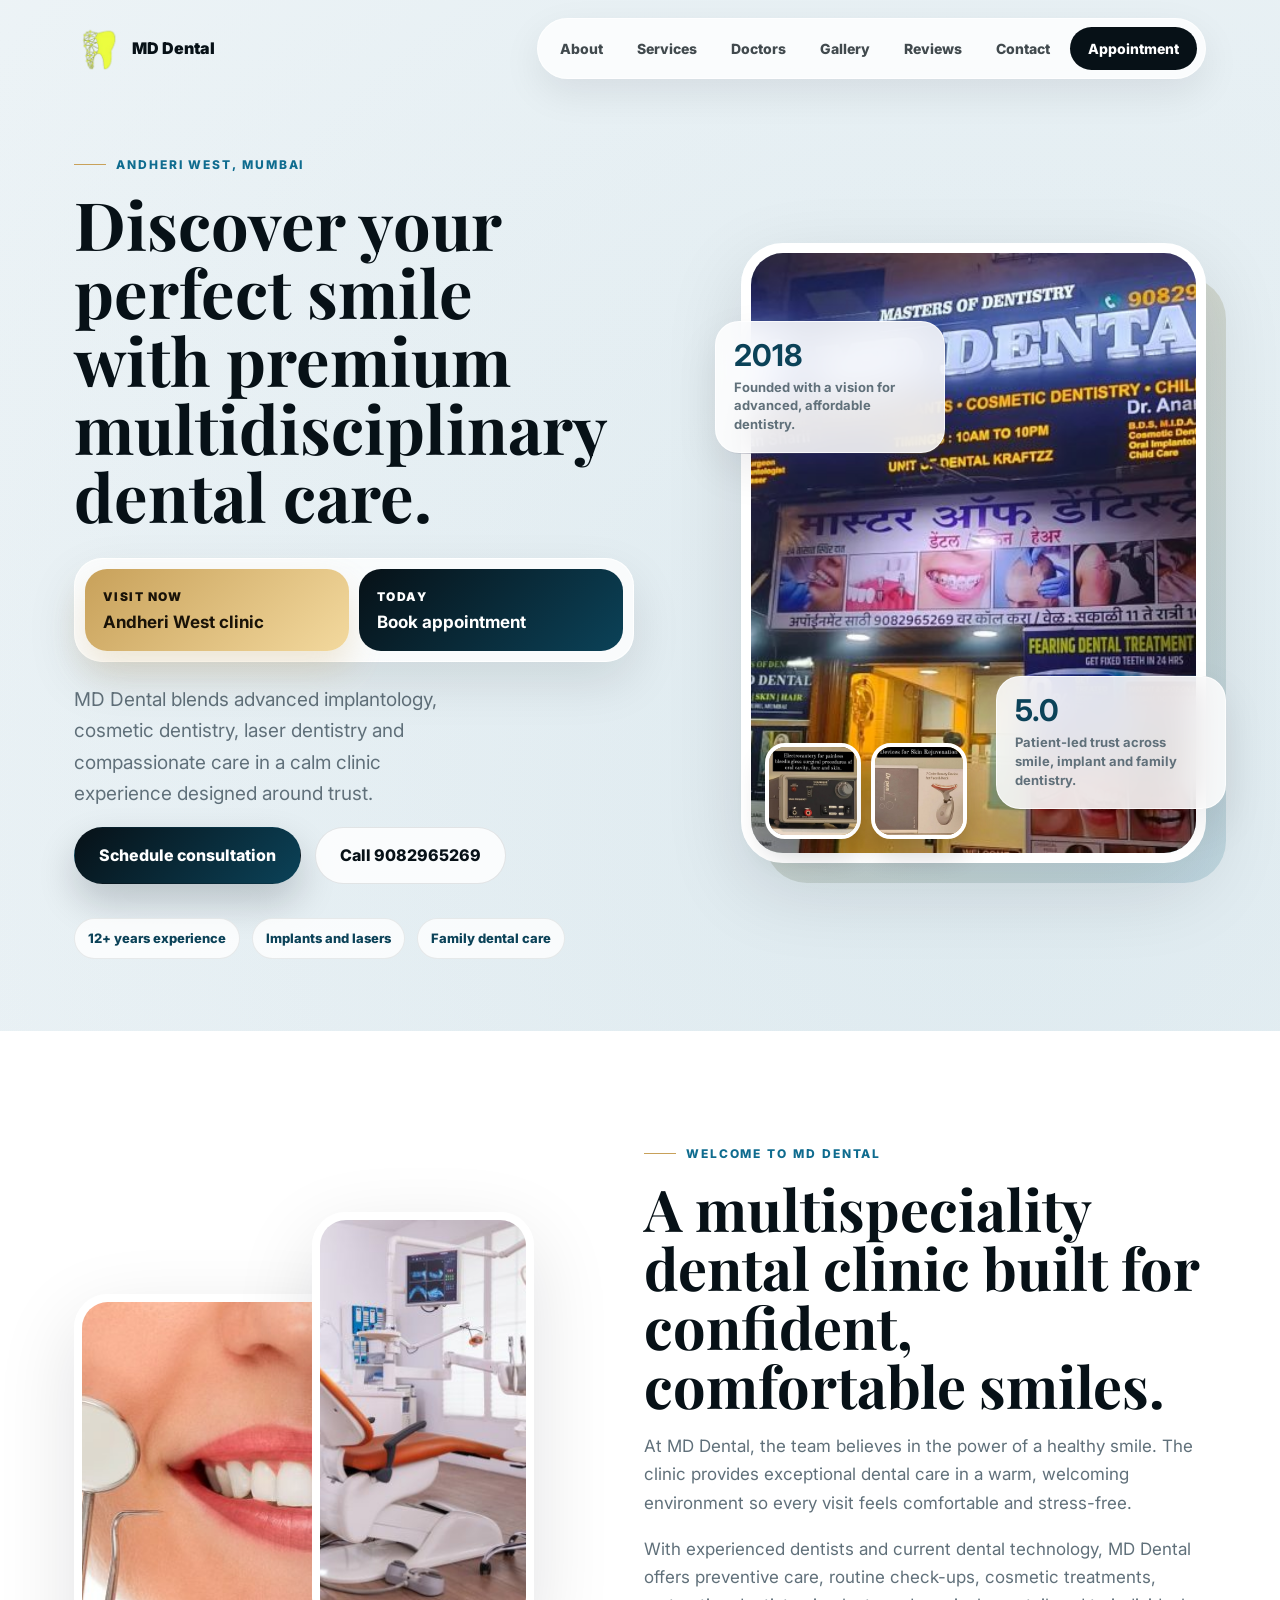
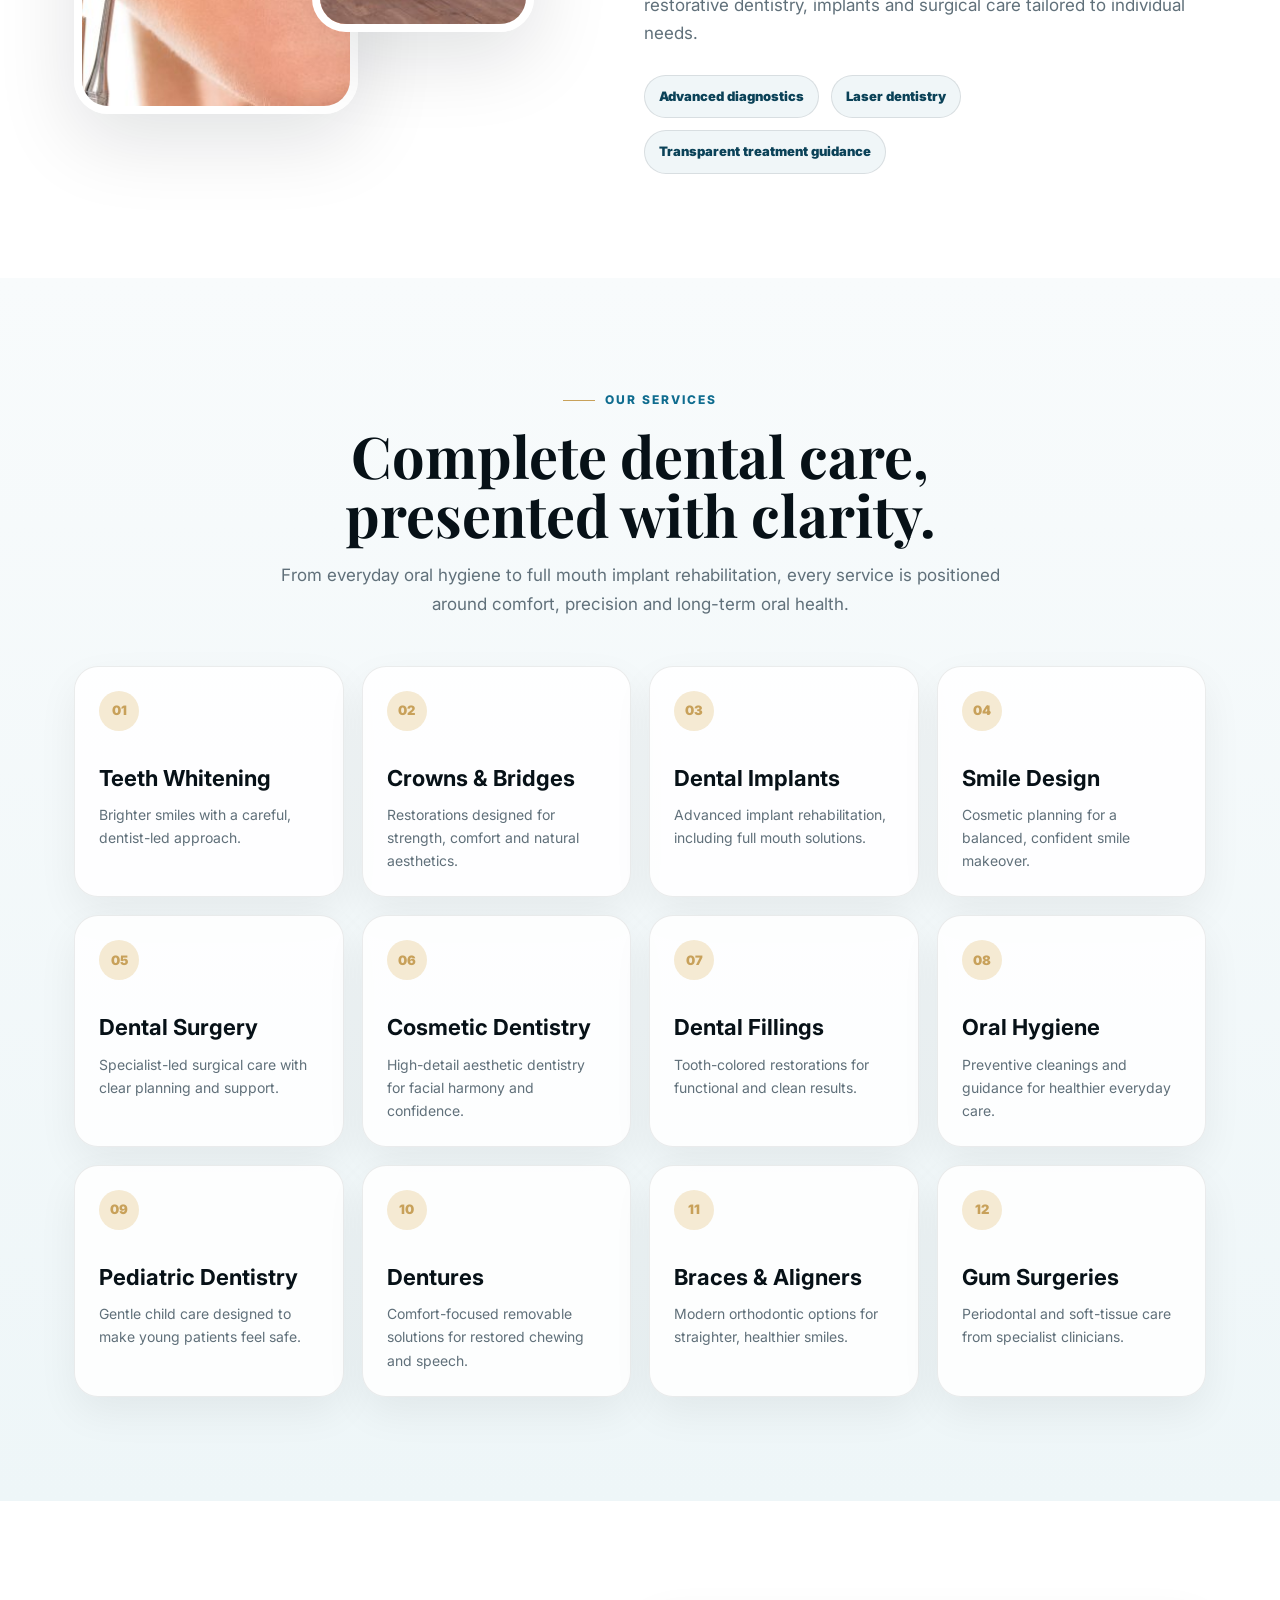
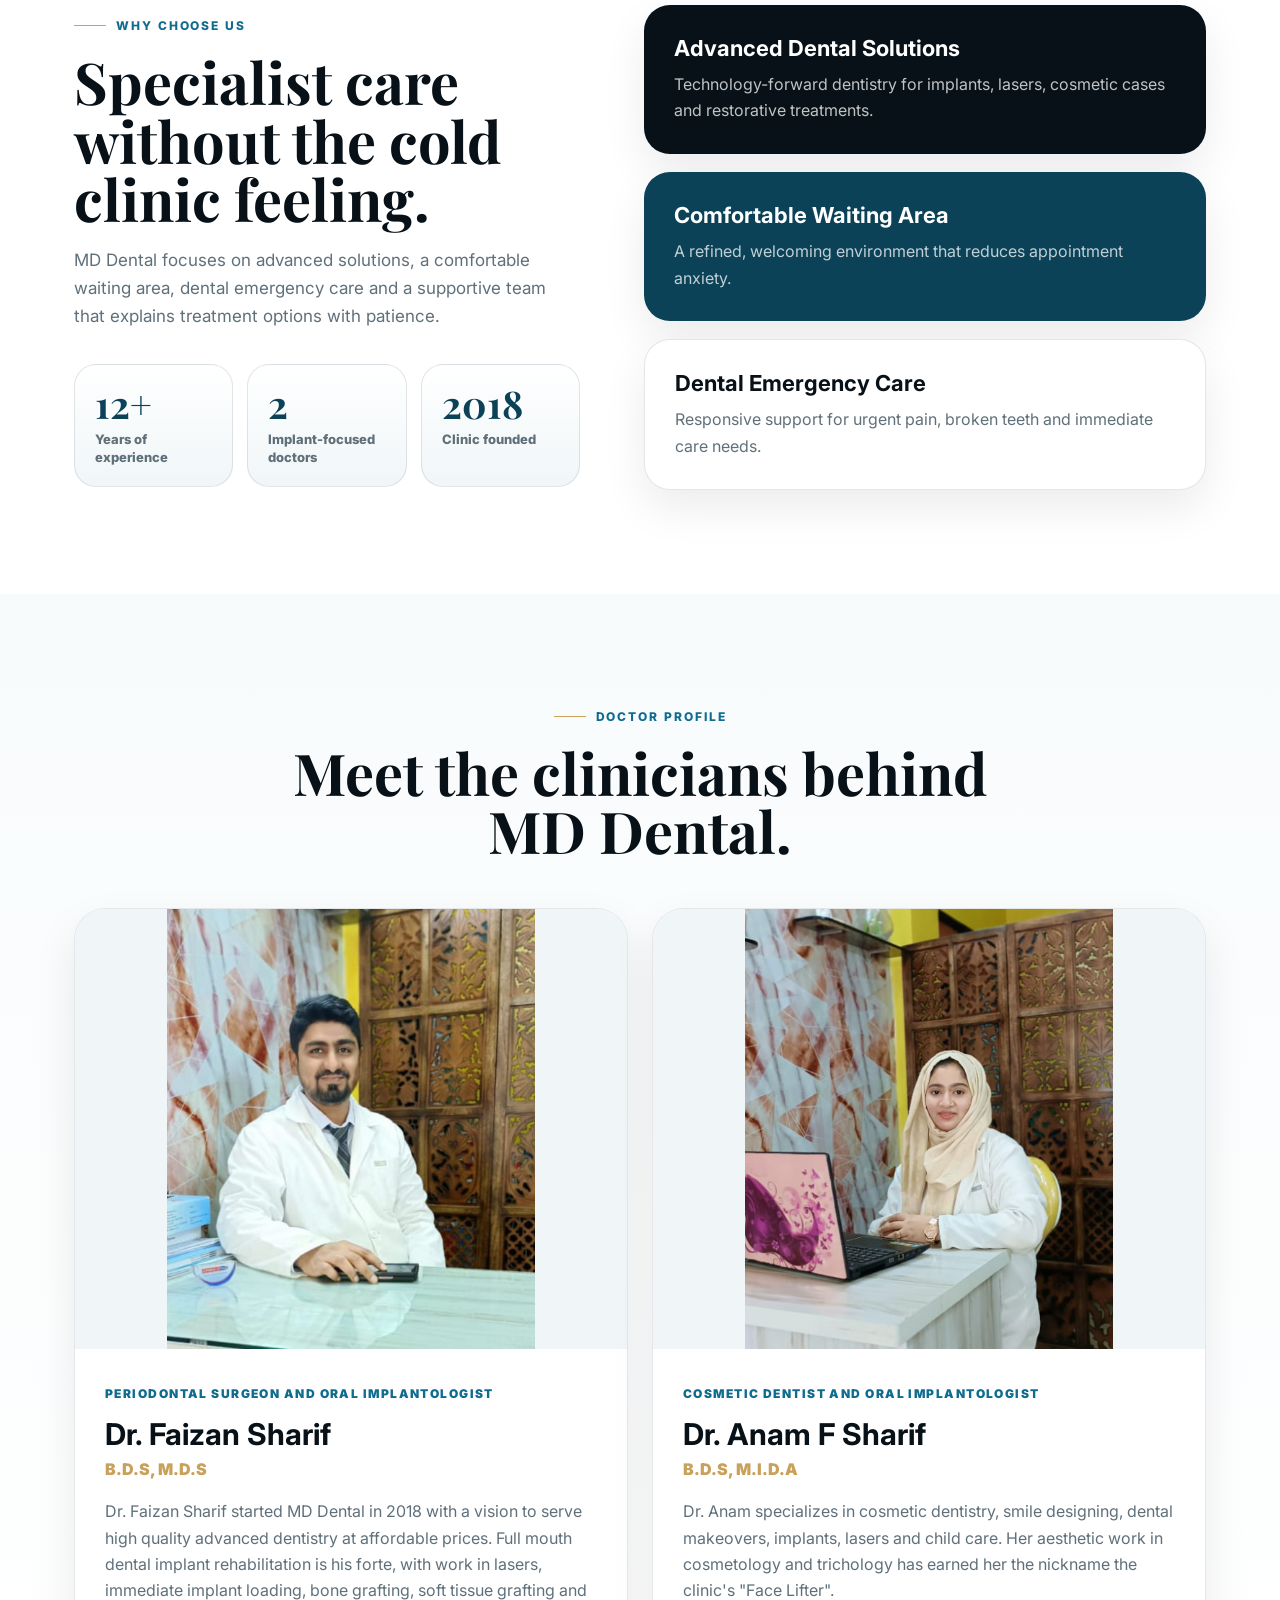
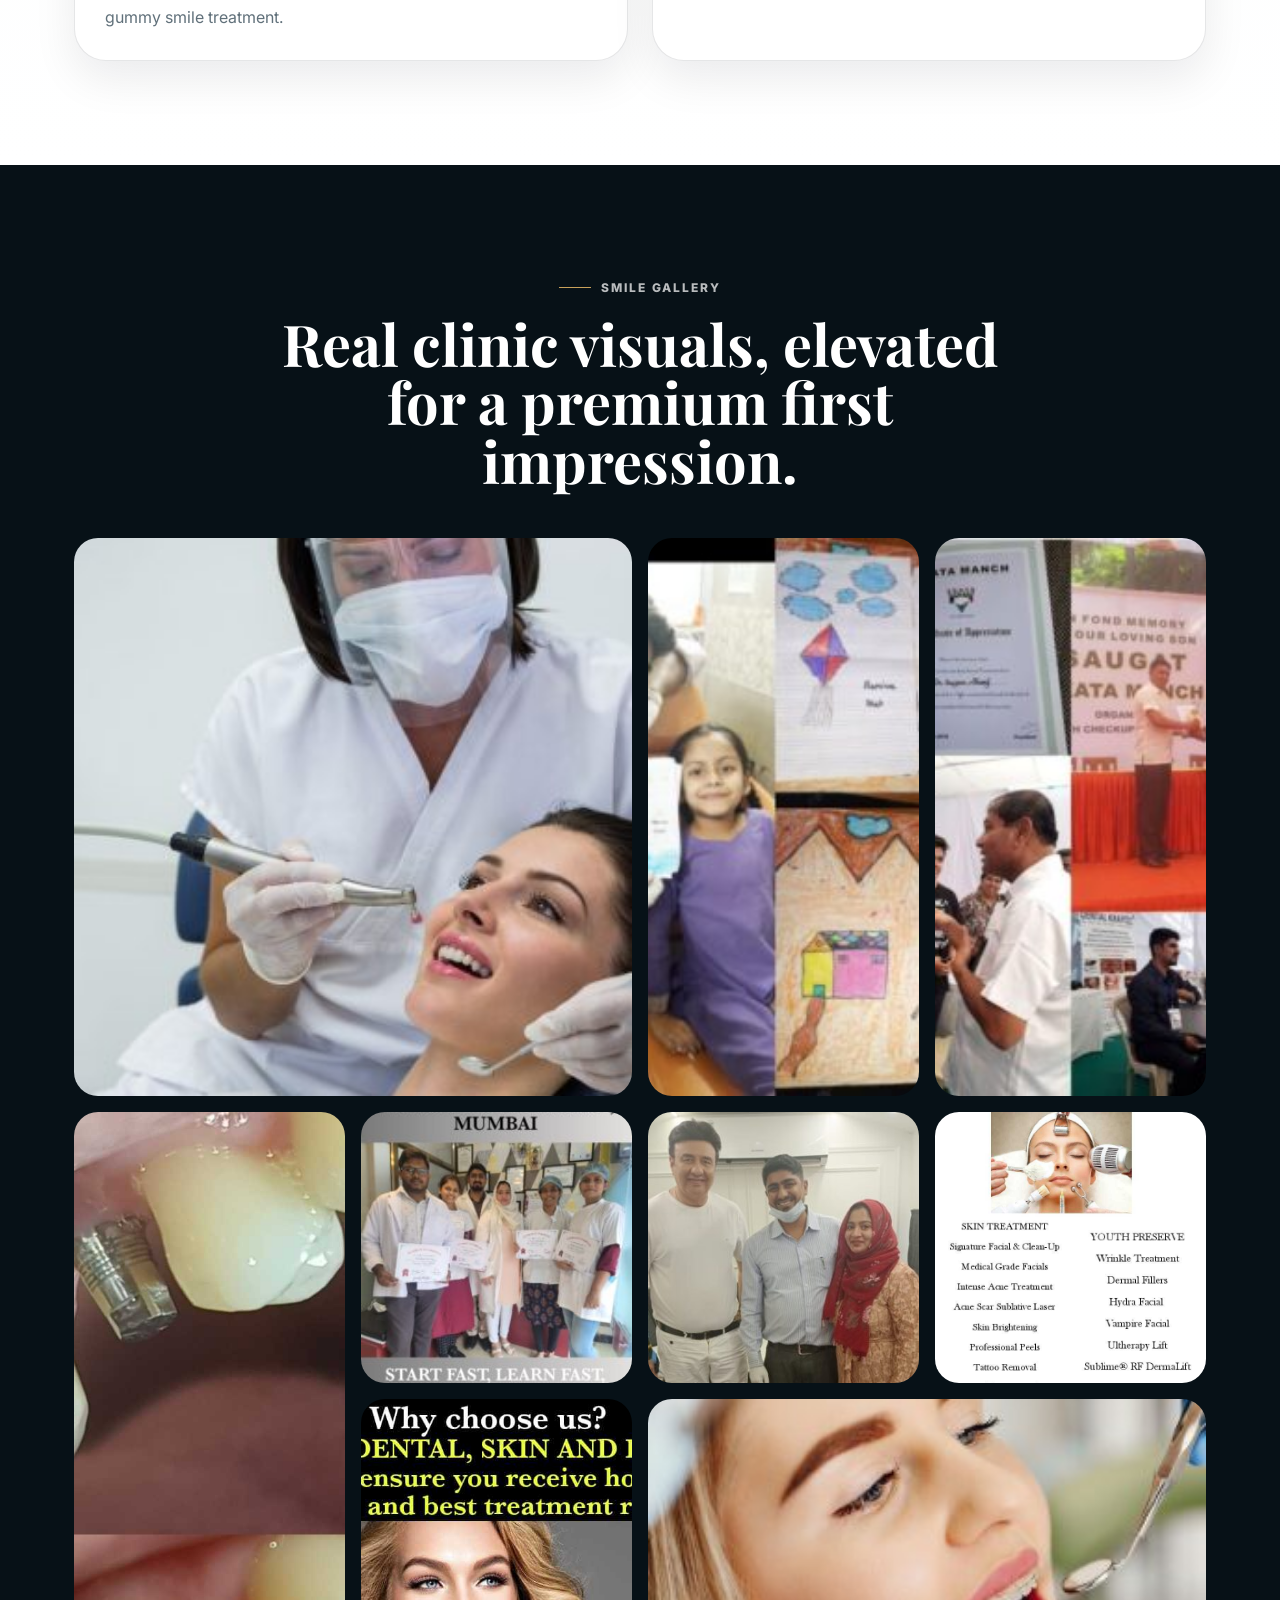
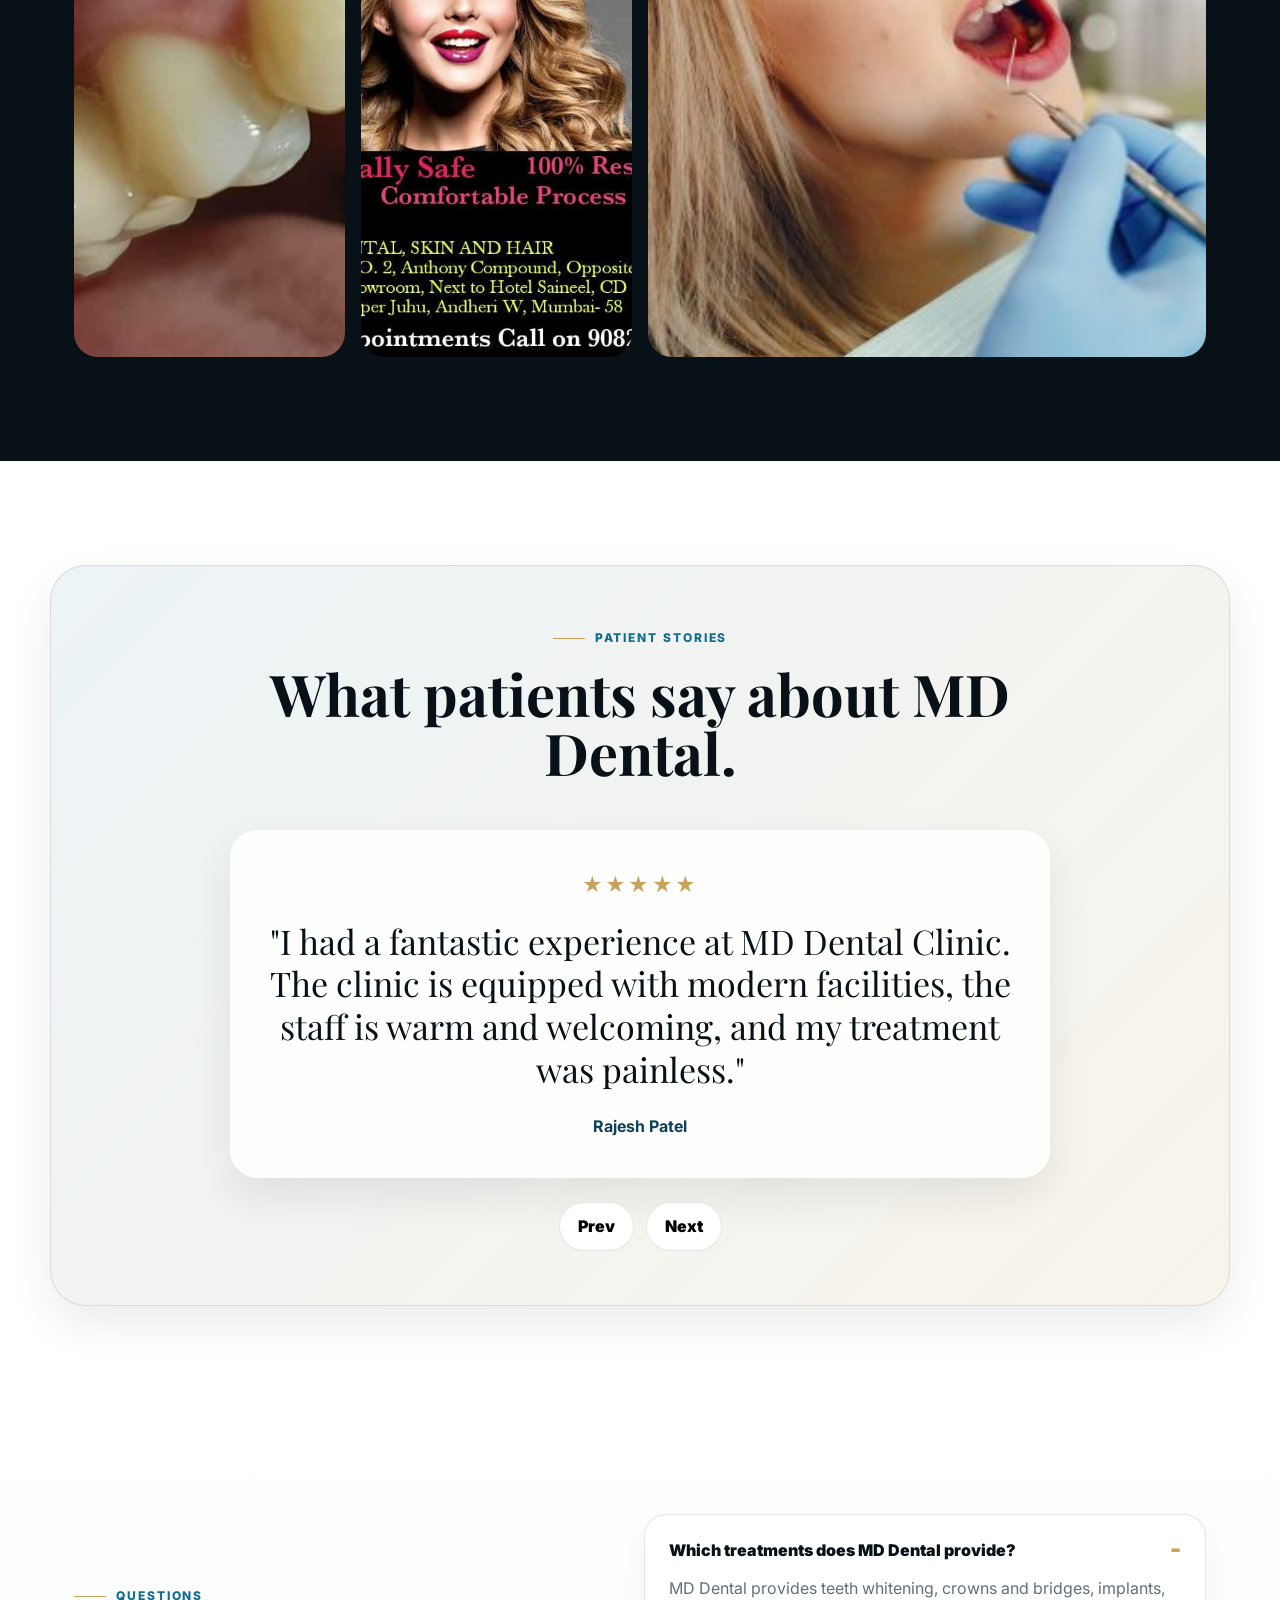
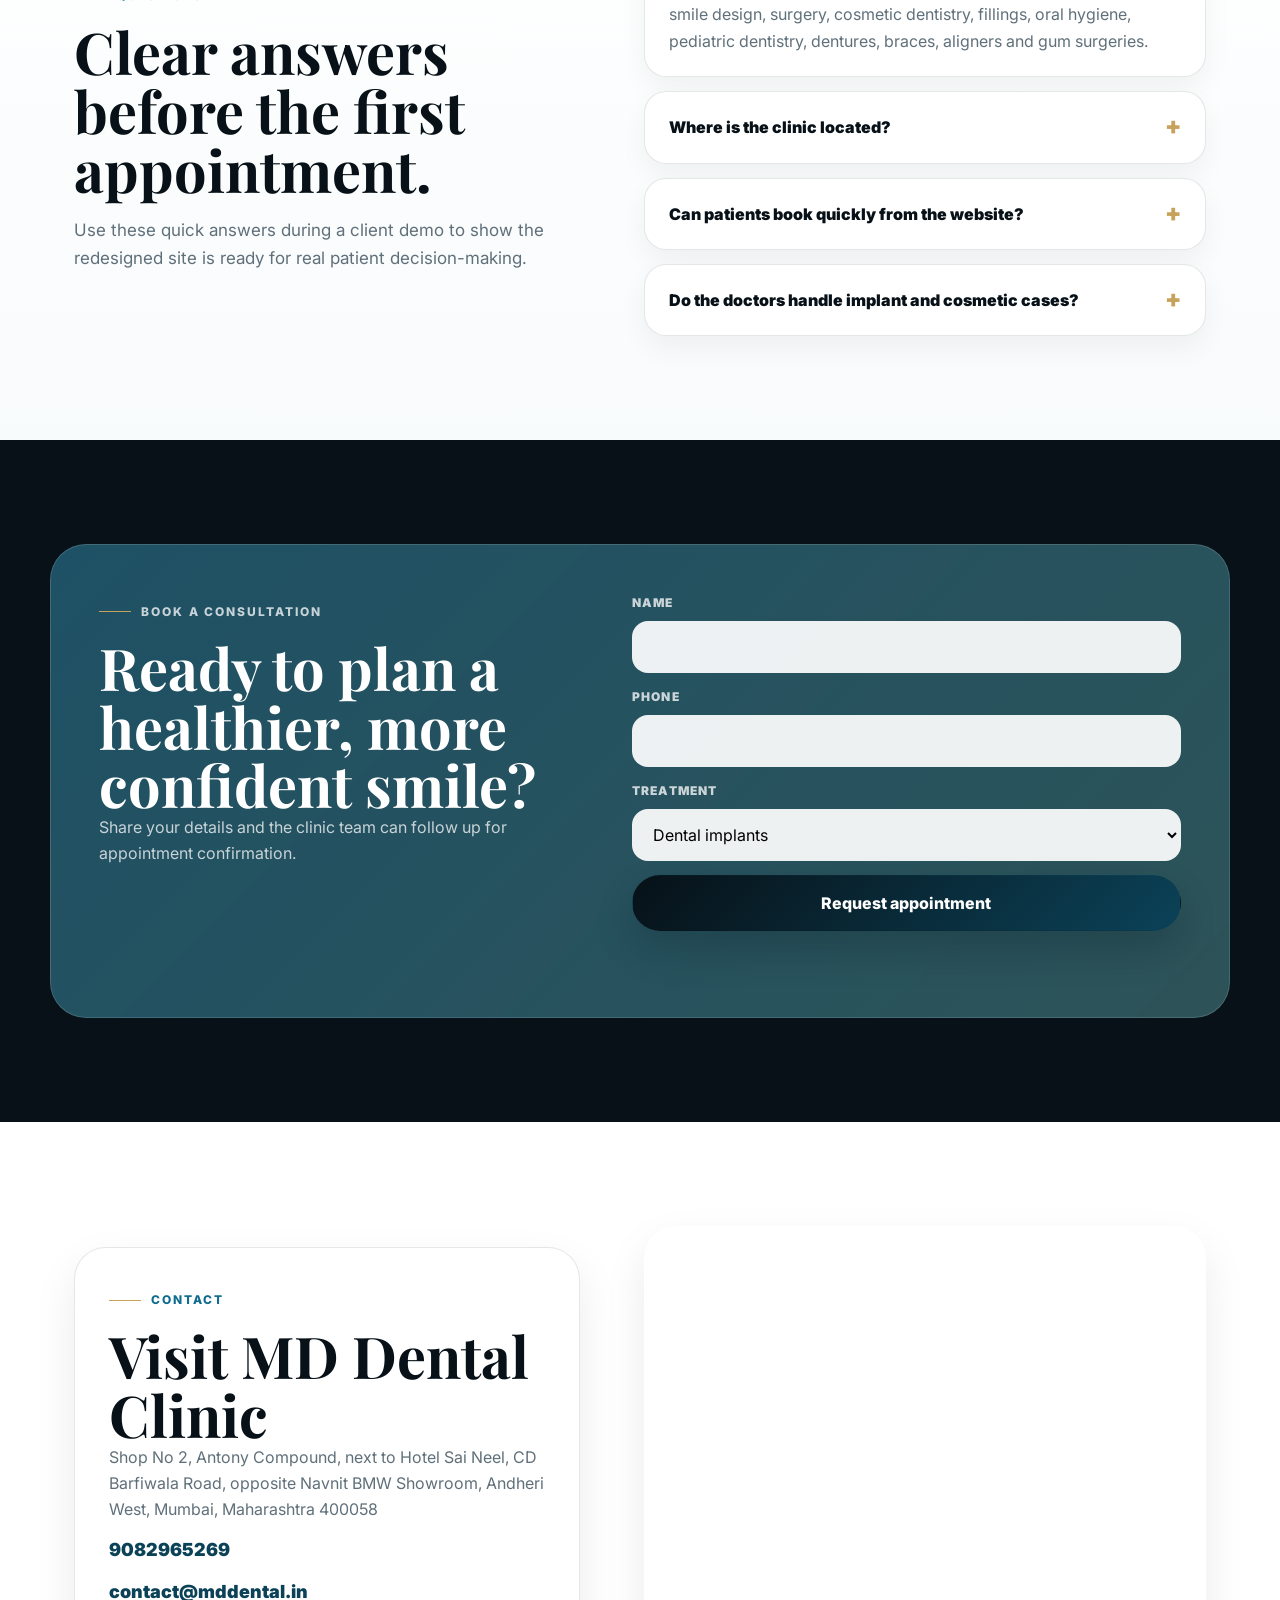
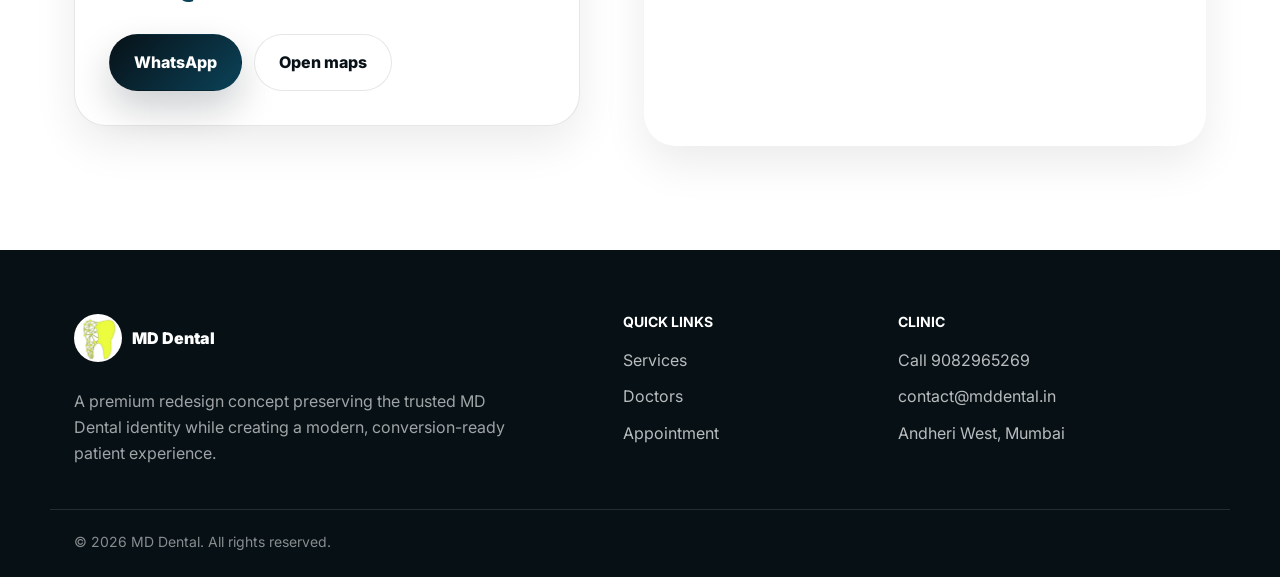
<file: index.html>
<!doctype html>
<html lang="en">
<head>
  <meta charset="utf-8">
  <meta name="viewport" content="width=device-width, initial-scale=1">
  <meta name="description" content="MD Dental is a multispeciality dental clinic in Andheri West, Mumbai offering implants, smile design, laser dentistry, braces, pediatric dentistry, cosmetic dentistry and emergency dental care.">
  <title>MD Dental | Premium Multispeciality Dental Clinic in Andheri West</title>
  <link rel="preconnect" href="https://fonts.googleapis.com">
  <link rel="preconnect" href="https://fonts.gstatic.com" crossorigin>
  <link href="https://fonts.googleapis.com/css2?family=Inter:wght@400;500;600;700;800;900&family=Playfair+Display:wght@600;700&display=swap" rel="stylesheet">
  <link rel="stylesheet" href="assets/css/global.css">
  <link rel="stylesheet" href="assets/css/navbar.css">
  <link rel="stylesheet" href="assets/css/hero.css">
  <link rel="stylesheet" href="assets/css/about.css">
  <link rel="stylesheet" href="assets/css/services.css">
  <link rel="stylesheet" href="assets/css/choose-us.css">
  <link rel="stylesheet" href="assets/css/doctor.css">
  <link rel="stylesheet" href="assets/css/gallery.css">
  <link rel="stylesheet" href="assets/css/testimonials.css">
  <link rel="stylesheet" href="assets/css/faq.css">
  <link rel="stylesheet" href="assets/css/contact.css">
  <link rel="stylesheet" href="assets/css/footer.css">
  <link rel="stylesheet" href="assets/css/responsive.css">
</head>
<body>
  <a class="skip-link" href="#main">Skip to content</a>

  <header class="site-header" data-header>
    <nav class="navbar container" aria-label="Primary navigation">
      <a class="brand" href="#home" aria-label="MD Dental home">
        <img src="assets/images/md-dental-logo.png" alt="MD Dental logo">
        <span>MD Dental</span>
      </a>
      <button class="nav-toggle" type="button" aria-label="Open menu" aria-expanded="false" data-nav-toggle>
        <em>Menu</em>
        <span></span><span></span><span></span>
      </button>
      <div class="nav-panel" data-nav-panel>
        <a href="#about">About</a>
        <a href="#services">Services</a>
        <a href="#doctors">Doctors</a>
        <a href="#gallery">Gallery</a>
        <a href="#testimonials">Reviews</a>
        <a href="#contact">Contact</a>
        <a class="nav-cta" href="#appointment">Appointment</a>
      </div>
    </nav>
  </header>
  <button class="mobile-menu-button" type="button" aria-label="Open menu" aria-expanded="false" data-mobile-nav-toggle>Menu</button>

  <main id="main">
    <section class="hero section" id="home">
      <div class="container hero-grid">
        <div class="hero-copy reveal">
          <span class="eyebrow">Andheri West, Mumbai</span>
          <h1><span>Discover your</span> <span>perfect smile</span> <span>with premium</span> <span>multidisciplinary</span> <span>dental care.</span></h1>
          <div class="instant-cta" aria-label="Quick clinic actions">
            <a class="visit-now" href="https://www.google.com/maps/search/?api=1&query=MD%20Dental%20Clinic%20CD%20Barfiwala%20Road%20Andheri%20West%20Mumbai" target="_blank" rel="noopener">
              <span>Visit Now</span>
              <strong>Andheri West clinic</strong>
            </a>
            <a class="appointment-now" href="#appointment">
              <span>Today</span>
              <strong>Book appointment</strong>
            </a>
          </div>
          <p class="hero-lead"><span>MD Dental blends advanced implantology,</span> <span>cosmetic dentistry, laser dentistry and</span> <span>compassionate care in a calm clinic</span> <span>experience designed around trust.</span></p>
          <div class="hero-actions">
            <a class="btn btn-primary" href="#appointment">Schedule consultation</a>
            <a class="btn btn-soft" href="tel:+919082965269">Call 9082965269</a>
          </div>
          <div class="trust-row" aria-label="Clinic highlights">
            <span>12+ years experience</span>
            <span>Implants and lasers</span>
            <span>Family dental care</span>
          </div>
        </div>
        <div class="hero-media reveal">
          <img class="hero-main-img" src="assets/images/clinic-hero-1.jpg" alt="Modern reception and treatment area at MD Dental" loading="eager">
          <div class="hero-thumbs" aria-label="MD Dental clinic photos">
            <img src="assets/images/clinic-hero-2.jpg" alt="MD Dental clinic interior detail">
            <img src="assets/images/clinic-hero-3.jpg" alt="MD Dental clinic treatment area">
          </div>
          <div class="floating-card card-top">
            <strong>2018</strong>
            <span>Founded with a vision for advanced, affordable dentistry.</span>
          </div>
          <div class="floating-card card-bottom">
            <strong>5.0</strong>
            <span>Patient-led trust across smile, implant and family dentistry.</span>
          </div>
        </div>
      </div>
    </section>

    <section class="about section" id="about">
      <div class="container about-grid">
        <div class="image-stack reveal">
          <img src="assets/images/dentist-with-smile.jpg" alt="Dentist caring for a patient">
          <img src="assets/images/clinic-office.jpg" alt="Modern dental clinic equipment">
        </div>
        <div class="section-copy reveal">
          <span class="eyebrow">Welcome to MD Dental</span>
          <h2>A multispeciality dental clinic built for confident, comfortable smiles.</h2>
          <p>At MD Dental, the team believes in the power of a healthy smile. The clinic provides exceptional dental care in a warm, welcoming environment so every visit feels comfortable and stress-free.</p>
          <p>With experienced dentists and current dental technology, MD Dental offers preventive care, routine check-ups, cosmetic treatments, restorative dentistry, implants and surgical care tailored to individual needs.</p>
          <div class="mini-points">
            <span>Advanced diagnostics</span>
            <span>Laser dentistry</span>
            <span>Transparent treatment guidance</span>
          </div>
        </div>
      </div>
    </section>

    <section class="services section" id="services">
      <div class="container">
        <div class="section-heading reveal">
          <span class="eyebrow">Our services</span>
          <h2>Complete dental care, presented with clarity.</h2>
          <p>From everyday oral hygiene to full mouth implant rehabilitation, every service is positioned around comfort, precision and long-term oral health.</p>
        </div>
        <div class="services-grid">
          <article class="service-card reveal"><span>01</span><h3>Teeth Whitening</h3><p>Brighter smiles with a careful, dentist-led approach.</p></article>
          <article class="service-card reveal"><span>02</span><h3>Crowns & Bridges</h3><p>Restorations designed for strength, comfort and natural aesthetics.</p></article>
          <article class="service-card reveal"><span>03</span><h3>Dental Implants</h3><p>Advanced implant rehabilitation, including full mouth solutions.</p></article>
          <article class="service-card reveal"><span>04</span><h3>Smile Design</h3><p>Cosmetic planning for a balanced, confident smile makeover.</p></article>
          <article class="service-card reveal"><span>05</span><h3>Dental Surgery</h3><p>Specialist-led surgical care with clear planning and support.</p></article>
          <article class="service-card reveal"><span>06</span><h3>Cosmetic Dentistry</h3><p>High-detail aesthetic dentistry for facial harmony and confidence.</p></article>
          <article class="service-card reveal"><span>07</span><h3>Dental Fillings</h3><p>Tooth-colored restorations for functional and clean results.</p></article>
          <article class="service-card reveal"><span>08</span><h3>Oral Hygiene</h3><p>Preventive cleanings and guidance for healthier everyday care.</p></article>
          <article class="service-card reveal"><span>09</span><h3>Pediatric Dentistry</h3><p>Gentle child care designed to make young patients feel safe.</p></article>
          <article class="service-card reveal"><span>10</span><h3>Dentures</h3><p>Comfort-focused removable solutions for restored chewing and speech.</p></article>
          <article class="service-card reveal"><span>11</span><h3>Braces & Aligners</h3><p>Modern orthodontic options for straighter, healthier smiles.</p></article>
          <article class="service-card reveal"><span>12</span><h3>Gum Surgeries</h3><p>Periodontal and soft-tissue care from specialist clinicians.</p></article>
        </div>
      </div>
    </section>

    <section class="choose section" id="why">
      <div class="container choose-grid">
        <div class="section-copy reveal">
          <span class="eyebrow">Why choose us</span>
          <h2>Specialist care without the cold clinic feeling.</h2>
          <p>MD Dental focuses on advanced solutions, a comfortable waiting area, dental emergency care and a supportive team that explains treatment options with patience.</p>
          <div class="stats">
            <article><strong>12+</strong><span>Years of experience</span></article>
            <article><strong>2</strong><span>Implant-focused doctors</span></article>
            <article><strong>2018</strong><span>Clinic founded</span></article>
          </div>
        </div>
        <div class="why-list reveal">
          <article><h3>Advanced Dental Solutions</h3><p>Technology-forward dentistry for implants, lasers, cosmetic cases and restorative treatments.</p></article>
          <article><h3>Comfortable Waiting Area</h3><p>A refined, welcoming environment that reduces appointment anxiety.</p></article>
          <article><h3>Dental Emergency Care</h3><p>Responsive support for urgent pain, broken teeth and immediate care needs.</p></article>
        </div>
      </div>
    </section>

    <section class="doctors section" id="doctors">
      <div class="container">
        <div class="section-heading reveal">
          <span class="eyebrow">Doctor profile</span>
          <h2>Meet the clinicians behind MD Dental.</h2>
        </div>
        <div class="doctor-grid">
          <article class="doctor-card reveal">
            <img src="assets/images/dr-faizan-sharif.png" alt="Dr. Faizan Sharif">
            <div>
              <span class="doctor-role">Periodontal surgeon and oral implantologist</span>
              <h3>Dr. Faizan Sharif</h3>
              <p class="qualification">B.D.S, M.D.S</p>
              <p>Dr. Faizan Sharif started MD Dental in 2018 with a vision to serve high quality advanced dentistry at affordable prices. Full mouth dental implant rehabilitation is his forte, with work in lasers, immediate implant loading, bone grafting, soft tissue grafting and gummy smile treatment.</p>
            </div>
          </article>
          <article class="doctor-card reveal">
            <img src="assets/images/dr-anam-sharif.png" alt="Dr. Anam F Sharif">
            <div>
              <span class="doctor-role">Cosmetic dentist and oral implantologist</span>
              <h3>Dr. Anam F Sharif</h3>
              <p class="qualification">B.D.S, M.I.D.A</p>
              <p>Dr. Anam specializes in cosmetic dentistry, smile designing, dental makeovers, implants, lasers and child care. Her aesthetic work in cosmetology and trichology has earned her the nickname the clinic's "Face Lifter".</p>
            </div>
          </article>
        </div>
      </div>
    </section>

    <section class="gallery section" id="gallery">
      <div class="container">
        <div class="section-heading reveal">
          <span class="eyebrow">Smile gallery</span>
          <h2>Real clinic visuals, elevated for a premium first impression.</h2>
        </div>
        <div class="gallery-grid">
          <img class="wide reveal" src="assets/images/treatment-exam.jpg" alt="Dental examination treatment">
          <img class="reveal" src="assets/images/gallery-1.jpeg" alt="MD Dental clinic gallery image">
          <img class="reveal" src="assets/images/gallery-2.jpeg" alt="MD Dental clinic gallery image">
          <img class="tall reveal" src="assets/images/gallery-7.jpeg" alt="MD Dental clinic interior gallery">
          <img class="reveal" src="assets/images/gallery-3.jpeg" alt="MD Dental gallery image">
          <img class="reveal" src="assets/images/gallery-4.jpeg" alt="MD Dental gallery image">
          <img class="reveal" src="assets/images/gallery-8.jpeg" alt="MD Dental gallery image">
          <img class="reveal" src="assets/images/gallery-9.jpeg" alt="MD Dental gallery image">
          <img class="wide reveal" src="assets/images/treatment-smile.jpg" alt="Happy patient at dental clinic">
        </div>
      </div>
    </section>

    <section class="testimonials section" id="testimonials">
      <div class="container testimonial-shell reveal">
        <div class="section-heading">
          <span class="eyebrow">Patient stories</span>
          <h2>What patients say about MD Dental.</h2>
        </div>
        <div class="slider" data-slider>
          <div class="slides" data-slides>
            <article class="testimonial is-active"><span>★★★★★</span><p>"I had a fantastic experience at MD Dental Clinic. The clinic is equipped with modern facilities, the staff is warm and welcoming, and my treatment was painless."</p><strong>Rajesh Patel</strong></article>
            <article class="testimonial"><span>★★★★★</span><p>"Visiting MD Dental Clinic was a game-changer. Both doctors explained the procedure thoroughly, answered every question with patience, and the results exceeded my expectations."</p><strong>Priya Sharma</strong></article>
            <article class="testimonial"><span>★★★★★</span><p>"Dr. Faizan Sharif explained my treatment options clearly and made me feel at ease throughout the visit. The procedure was virtually painless and the results were outstanding."</p><strong>Ayesha Khan</strong></article>
            <article class="testimonial"><span>★★★★★</span><p>"Dr. Anam F Sharif listened attentively, provided a tailored treatment plan and carried out the procedure with precision and care. I am incredibly satisfied with the results."</p><strong>Sameer Desai</strong></article>
          </div>
          <div class="slider-controls" aria-label="Testimonials controls">
            <button type="button" data-prev aria-label="Previous testimonial">Prev</button>
            <button type="button" data-next aria-label="Next testimonial">Next</button>
          </div>
        </div>
      </div>
    </section>

    <section class="faq section" id="faq">
      <div class="container faq-grid">
        <div class="section-copy reveal">
          <span class="eyebrow">Questions</span>
          <h2>Clear answers before the first appointment.</h2>
          <p>Use these quick answers during a client demo to show the redesigned site is ready for real patient decision-making.</p>
        </div>
        <div class="faq-list reveal">
          <details open><summary>Which treatments does MD Dental provide?</summary><p>MD Dental provides teeth whitening, crowns and bridges, implants, smile design, surgery, cosmetic dentistry, fillings, oral hygiene, pediatric dentistry, dentures, braces, aligners and gum surgeries.</p></details>
          <details><summary>Where is the clinic located?</summary><p>Shop No 2, Antony Compound, next to Hotel Sai Neel, CD Barfiwala Road, opposite Navnit BMW Showroom, Andheri West, Mumbai, Maharashtra 400058.</p></details>
          <details><summary>Can patients book quickly from the website?</summary><p>Yes. The appointment form, phone CTA and WhatsApp CTA are visible across the page for quick conversion.</p></details>
          <details><summary>Do the doctors handle implant and cosmetic cases?</summary><p>Yes. Dr. Faizan Sharif focuses on periodontal surgery, oral implantology and laser dentistry, while Dr. Anam F Sharif specializes in cosmetic dentistry, smile design, implants and child care.</p></details>
        </div>
      </div>
    </section>

    <section class="appointment section" id="appointment">
      <div class="container appointment-card reveal">
        <div>
          <span class="eyebrow">Book a consultation</span>
          <h2>Ready to plan a healthier, more confident smile?</h2>
          <p>Share your details and the clinic team can follow up for appointment confirmation.</p>
        </div>
        <form class="appointment-form" data-form>
          <label><span>Name</span><input type="text" name="name" autocomplete="name" required></label>
          <label><span>Phone</span><input type="tel" name="phone" autocomplete="tel" required></label>
          <label><span>Treatment</span><select name="treatment"><option>Dental implants</option><option>Smile design</option><option>Braces and aligners</option><option>Pediatric dentistry</option><option>Emergency care</option><option>General consultation</option></select></label>
          <button class="btn btn-primary" type="submit">Request appointment</button>
          <p class="form-status" data-form-status aria-live="polite"></p>
        </form>
      </div>
    </section>

    <section class="contact section" id="contact">
      <div class="container contact-grid">
        <div class="contact-card reveal">
          <span class="eyebrow">Contact</span>
          <h2>Visit MD Dental Clinic</h2>
          <p>Shop No 2, Antony Compound, next to Hotel Sai Neel, CD Barfiwala Road, opposite Navnit BMW Showroom, Andheri West, Mumbai, Maharashtra 400058</p>
          <a href="tel:+919082965269">9082965269</a>
          <a href="mailto:contact@mddental.in">contact@mddental.in</a>
          <div class="contact-actions">
            <a class="btn btn-primary" href="https://wa.me/919082965269" target="_blank" rel="noopener">WhatsApp</a>
            <a class="btn btn-soft" href="https://www.google.com/maps/search/?api=1&query=MD%20Dental%20Clinic%20CD%20Barfiwala%20Road%20Andheri%20West%20Mumbai" target="_blank" rel="noopener">Open maps</a>
          </div>
        </div>
        <iframe class="map reveal" title="MD Dental Clinic map" loading="lazy" referrerpolicy="no-referrer-when-downgrade" src="https://www.google.com/maps?q=MD%20Dental%20Clinic%20CD%20Barfiwala%20Road%20Andheri%20West%20Mumbai&output=embed"></iframe>
      </div>
    </section>
  </main>

  <footer class="footer">
    <div class="container footer-grid">
      <div>
        <a class="brand footer-brand" href="#home"><img src="assets/images/md-dental-logo.png" alt="MD Dental logo"><span>MD Dental</span></a>
        <p>A premium redesign concept preserving the trusted MD Dental identity while creating a modern, conversion-ready patient experience.</p>
      </div>
      <div>
        <h3>Quick links</h3>
        <a href="#services">Services</a>
        <a href="#doctors">Doctors</a>
        <a href="#appointment">Appointment</a>
      </div>
      <div>
        <h3>Clinic</h3>
        <a href="tel:+919082965269">Call 9082965269</a>
        <a href="mailto:contact@mddental.in">contact@mddental.in</a>
        <a href="#contact">Andheri West, Mumbai</a>
      </div>
    </div>
    <div class="container footer-bottom">© 2026 MD Dental. All rights reserved.</div>
  </footer>

  <script src="assets/js/navbar.js" defer></script>
  <script src="assets/js/animations.js" defer></script>
  <script src="assets/js/slider.js" defer></script>
  <script src="assets/js/faq.js" defer></script>
  <script src="assets/js/main.js" defer></script>
</body>
</html>
</file>
<file: assets/css/global.css>
:root {
  --bg: #f7f9fb;
  --surface: #ffffff;
  --surface-soft: #f0f6f8;
  --ink: #071117;
  --muted: #60707a;
  --line: rgba(7, 17, 23, 0.1);
  --blue: #0f6c8f;
  --blue-dark: #0b4258;
  --gold: #c8a15a;
  --gold-soft: #f5ead3;
  --shadow: 0 26px 80px rgba(7, 17, 23, 0.12);
  --shadow-soft: 0 18px 44px rgba(7, 17, 23, 0.08);
  --radius: 28px;
  --max: 1180px;
}

* {
  box-sizing: border-box;
  margin: 0;
  padding: 0;
}

html {
  scroll-behavior: smooth;
}

body {
  background:
    radial-gradient(circle at 78% 8%, rgba(15, 108, 143, 0.12), transparent 28%),
    linear-gradient(180deg, #fbfcfd 0%, var(--bg) 46%, #ffffff 100%);
  color: var(--ink);
  font-family: Inter, system-ui, -apple-system, BlinkMacSystemFont, "Segoe UI", sans-serif;
  line-height: 1.65;
  overflow-x: hidden;
  text-rendering: optimizeLegibility;
}

img {
  display: block;
  max-width: 100%;
}

a {
  color: inherit;
  text-decoration: none;
}

button,
input,
select {
  font: inherit;
}

.skip-link {
  background: var(--ink);
  color: #fff;
  left: 16px;
  padding: 10px 14px;
  position: fixed;
  top: -50px;
  z-index: 1000;
}

.skip-link:focus {
  top: 16px;
}

.container {
  margin: 0 auto;
  max-width: var(--max);
  padding: 0 24px;
  width: 100%;
}

.section {
  padding: 104px 0;
}

.eyebrow {
  align-items: center;
  color: var(--blue);
  display: inline-flex;
  font-size: 12px;
  font-weight: 800;
  gap: 10px;
  letter-spacing: 0.16em;
  margin-bottom: 16px;
  text-transform: uppercase;
}

.eyebrow::before {
  background: var(--gold);
  content: "";
  height: 1px;
  width: 32px;
}

h1,
h2,
h3 {
  letter-spacing: 0;
}

h1,
h2 {
  font-family: "Playfair Display", Georgia, serif;
  font-weight: 700;
  line-height: 1.02;
  overflow-wrap: break-word;
}

h1 {
  font-size: clamp(46px, 5.2vw, 70px);
  max-width: 760px;
}

h1 span {
  display: block;
}

h2 {
  font-size: clamp(34px, 4.5vw, 58px);
}

h3 {
  font-size: 22px;
  line-height: 1.2;
}

p {
  color: var(--muted);
}

.section-heading {
  margin: 0 auto 48px;
  max-width: 760px;
  text-align: center;
}

.section-heading .eyebrow {
  justify-content: center;
}

.section-heading p,
.section-copy p {
  font-size: 17px;
  margin-top: 18px;
}

.hero-copy,
.section-copy,
.hero-grid > *,
.about-grid > *,
.choose-grid > *,
.faq-grid > *,
.contact-grid > * {
  min-width: 0;
}

.btn {
  align-items: center;
  border: 1px solid transparent;
  border-radius: 999px;
  cursor: pointer;
  display: inline-flex;
  font-weight: 800;
  justify-content: center;
  min-height: 52px;
  padding: 14px 24px;
  transition: transform 0.25s ease, box-shadow 0.25s ease, background 0.25s ease;
  white-space: nowrap;
}

.btn:hover {
  transform: translateY(-2px);
}

.btn-primary {
  background: linear-gradient(135deg, var(--ink), var(--blue-dark));
  box-shadow: 0 18px 38px rgba(7, 17, 23, 0.2);
  color: #fff;
}

.btn-soft {
  background: rgba(255, 255, 255, 0.82);
  border-color: var(--line);
  color: var(--ink);
}

.reveal {
  opacity: 0;
  transform: translateY(24px);
  transition: opacity 0.7s ease, transform 0.7s ease;
}

.reveal.is-visible {
  opacity: 1;
  transform: none;
}

::selection {
  background: var(--gold-soft);
  color: var(--ink);
}
</file>
<file: assets/css/navbar.css>
.site-header {
  left: 0;
  position: fixed;
  right: 0;
  top: 0;
  z-index: 100;
}

.navbar {
  align-items: center;
  display: flex;
  justify-content: space-between;
  padding-top: 18px;
  transition: padding 0.25s ease;
}

.site-header.is-scrolled .navbar {
  padding-top: 10px;
}

.brand {
  align-items: center;
  display: inline-flex;
  font-weight: 900;
  gap: 10px;
}

.brand img {
  height: 48px;
  object-fit: contain;
  width: 48px;
}

.nav-panel {
  align-items: center;
  background: rgba(255, 255, 255, 0.78);
  border: 1px solid rgba(255, 255, 255, 0.7);
  border-radius: 999px;
  box-shadow: 0 14px 38px rgba(7, 17, 23, 0.08);
  display: flex;
  gap: 6px;
  padding: 8px;
  backdrop-filter: blur(18px);
}

.nav-panel a {
  border-radius: 999px;
  color: rgba(7, 17, 23, 0.76);
  font-size: 14px;
  font-weight: 800;
  padding: 10px 14px;
  transition: background 0.2s ease, color 0.2s ease;
}

.nav-panel a:hover,
.nav-panel a.is-active {
  background: #fff;
  color: var(--ink);
}

.nav-panel .nav-cta {
  background: var(--ink);
  color: #fff;
  padding-inline: 18px;
}

.nav-toggle {
  background: rgba(255, 255, 255, 0.88);
  border: 1px solid var(--line);
  border-radius: 50%;
  display: none;
  height: 48px;
  place-items: center;
  position: relative;
  width: 48px;
}

.nav-toggle span {
  background: var(--ink);
  border-radius: 999px;
  display: block;
  height: 2px;
  position: absolute;
  transition: transform 0.2s ease, opacity 0.2s ease;
  width: 20px;
}

.nav-toggle em {
  display: none;
  font-style: normal;
}

.mobile-menu-button {
  display: none;
}

.nav-toggle span:nth-child(1) { transform: translateY(-6px); }
.nav-toggle span:nth-child(3) { transform: translateY(6px); }

.nav-toggle.is-open span:nth-child(1) { transform: rotate(45deg); }
.nav-toggle.is-open span:nth-child(2) { opacity: 0; }
.nav-toggle.is-open span:nth-child(3) { transform: rotate(-45deg); }
</file>
<file: assets/css/hero.css>
.hero {
  min-height: 100vh;
  padding-bottom: 72px;
  padding-top: 146px;
}

.hero-grid {
  align-items: center;
  display: grid;
  gap: 58px;
  grid-template-columns: minmax(0, 1.02fr) minmax(360px, 0.78fr);
}

.hero-lead {
  font-size: 19px;
  margin-top: 22px;
  max-width: 660px;
}

.hero-lead span {
  display: block;
}

.hero-actions {
  display: flex;
  flex-wrap: wrap;
  gap: 14px;
  margin-top: 18px;
}

.instant-cta {
  background: rgba(255, 255, 255, 0.78);
  border: 1px solid rgba(255, 255, 255, 0.86);
  border-radius: 28px;
  box-shadow: 0 20px 50px rgba(7, 17, 23, 0.1);
  display: grid;
  gap: 10px;
  grid-template-columns: repeat(2, minmax(0, 1fr));
  margin-top: 28px;
  max-width: 560px;
  padding: 10px;
  backdrop-filter: blur(18px);
}

.instant-cta a {
  border-radius: 22px;
  display: flex;
  flex-direction: column;
  justify-content: center;
  min-height: 82px;
  padding: 16px 18px;
  transition: transform 0.25s ease, box-shadow 0.25s ease;
}

.instant-cta a:hover {
  transform: translateY(-2px);
}

.instant-cta span {
  font-size: 12px;
  font-weight: 900;
  letter-spacing: 0.12em;
  text-transform: uppercase;
}

.instant-cta strong {
  display: block;
  font-size: 17px;
  line-height: 1.25;
  margin-top: 5px;
}

.visit-now {
  background: linear-gradient(135deg, var(--gold), #f3d99e);
  color: #1a1308;
  box-shadow: 0 18px 34px rgba(200, 161, 90, 0.24);
}

.appointment-now {
  background: linear-gradient(135deg, var(--ink), var(--blue-dark));
  color: #fff;
}

.trust-row {
  display: flex;
  flex-wrap: wrap;
  gap: 12px;
  margin-top: 34px;
}

.trust-row span {
  background: rgba(255, 255, 255, 0.78);
  border: 1px solid rgba(7, 17, 23, 0.08);
  border-radius: 999px;
  color: var(--blue-dark);
  font-size: 13px;
  font-weight: 800;
  padding: 9px 13px;
}

.hero-media {
  border-radius: 42px;
  min-height: 620px;
  position: relative;
}

.hero-media::before {
  background: linear-gradient(135deg, rgba(200, 161, 90, 0.32), rgba(15, 108, 143, 0.16));
  border-radius: 42px;
  content: "";
  inset: 34px -20px -20px 24px;
  position: absolute;
}

.hero-main-img {
  aspect-ratio: 4 / 5;
  border: 10px solid #fff;
  border-radius: 42px;
  box-shadow: var(--shadow);
  height: 620px;
  object-fit: cover;
  position: relative;
  width: 100%;
}

.hero-thumbs {
  bottom: 24px;
  display: grid;
  gap: 10px;
  grid-template-columns: repeat(2, 96px);
  left: 24px;
  position: absolute;
  z-index: 2;
}

.hero-thumbs img {
  aspect-ratio: 1 / 1;
  border: 4px solid #fff;
  border-radius: 20px;
  box-shadow: 0 14px 28px rgba(7, 17, 23, 0.2);
  object-fit: cover;
  width: 100%;
}

.floating-card {
  background: rgba(255, 255, 255, 0.86);
  border: 1px solid rgba(255, 255, 255, 0.72);
  border-radius: 24px;
  box-shadow: var(--shadow-soft);
  max-width: 230px;
  padding: 18px;
  position: absolute;
  backdrop-filter: blur(18px);
}

.floating-card strong {
  color: var(--blue-dark);
  display: block;
  font-size: 30px;
  line-height: 1;
}

.floating-card span {
  color: var(--muted);
  display: block;
  font-size: 13px;
  font-weight: 700;
  line-height: 1.45;
  margin-top: 8px;
}

.card-top {
  left: -26px;
  top: 78px;
}

.card-bottom {
  bottom: 54px;
  right: -20px;
}
</file>
<file: assets/css/about.css>
.about {
  background: #fff;
}

.about-grid,
.choose-grid,
.faq-grid,
.contact-grid {
  align-items: center;
  display: grid;
  gap: 64px;
  grid-template-columns: minmax(0, 0.9fr) minmax(0, 1fr);
}

.image-stack {
  display: grid;
  grid-template-columns: 1fr 0.78fr;
  min-height: 520px;
  position: relative;
}

.image-stack img {
  border: 8px solid #fff;
  border-radius: 34px;
  box-shadow: var(--shadow);
  height: 420px;
  object-fit: cover;
  width: 100%;
}

.image-stack img:first-child {
  align-self: end;
}

.image-stack img:last-child {
  align-self: start;
  margin-left: -46px;
  margin-top: 18px;
}

.mini-points {
  display: flex;
  flex-wrap: wrap;
  gap: 12px;
  margin-top: 28px;
}

.mini-points span {
  background: var(--surface-soft);
  border: 1px solid var(--line);
  border-radius: 999px;
  color: var(--blue-dark);
  font-size: 13px;
  font-weight: 900;
  padding: 10px 14px;
}
</file>
<file: assets/css/services.css>
.services {
  background: linear-gradient(180deg, #f8fbfc 0%, #eef6f8 100%);
}

.services-grid {
  display: grid;
  gap: 18px;
  grid-template-columns: repeat(4, minmax(0, 1fr));
}

.service-card {
  background: rgba(255, 255, 255, 0.86);
  border: 1px solid rgba(7, 17, 23, 0.08);
  border-radius: 24px;
  box-shadow: 0 16px 40px rgba(7, 17, 23, 0.06);
  min-height: 214px;
  padding: 24px;
  transition: transform 0.25s ease, box-shadow 0.25s ease, border-color 0.25s ease;
}

.service-card:hover {
  border-color: rgba(200, 161, 90, 0.52);
  box-shadow: var(--shadow-soft);
  transform: translateY(-6px);
}

.service-card span {
  align-items: center;
  background: var(--gold-soft);
  border-radius: 50%;
  color: var(--gold);
  display: inline-flex;
  font-size: 13px;
  font-weight: 900;
  height: 40px;
  justify-content: center;
  margin-bottom: 34px;
  width: 40px;
}

.service-card h3 {
  margin-bottom: 12px;
}

.service-card p {
  font-size: 14px;
}
</file>
<file: assets/css/choose-us.css>
.choose {
  background: #fff;
}

.stats {
  display: grid;
  gap: 14px;
  grid-template-columns: repeat(3, minmax(0, 1fr));
  margin-top: 34px;
}

.stats article {
  background: linear-gradient(180deg, #fff, var(--surface-soft));
  border: 1px solid var(--line);
  border-radius: 22px;
  padding: 20px;
}

.stats strong {
  color: var(--blue-dark);
  display: block;
  font-family: "Playfair Display", Georgia, serif;
  font-size: 38px;
  line-height: 1;
}

.stats span {
  color: var(--muted);
  display: block;
  font-size: 13px;
  font-weight: 800;
  line-height: 1.35;
  margin-top: 8px;
}

.why-list {
  display: grid;
  gap: 18px;
}

.why-list article {
  background: var(--ink);
  border-radius: 26px;
  box-shadow: var(--shadow-soft);
  padding: 30px;
}

.why-list article:nth-child(2) {
  background: var(--blue-dark);
}

.why-list article:nth-child(3) {
  background: #fff;
  border: 1px solid var(--line);
}

.why-list h3 {
  color: #fff;
}

.why-list p {
  color: rgba(255, 255, 255, 0.75);
  margin-top: 10px;
}

.why-list article:nth-child(3) h3 {
  color: var(--ink);
}

.why-list article:nth-child(3) p {
  color: var(--muted);
}
</file>
<file: assets/css/doctor.css>
.doctors {
  background: linear-gradient(180deg, #f8fbfc 0%, #fff 100%);
}

.doctor-grid {
  display: grid;
  gap: 24px;
  grid-template-columns: repeat(2, minmax(0, 1fr));
}

.doctor-card {
  background: #fff;
  border: 1px solid var(--line);
  border-radius: 32px;
  box-shadow: var(--shadow-soft);
  overflow: hidden;
}

.doctor-card img {
  background: var(--surface-soft);
  height: 440px;
  object-fit: contain;
  object-position: bottom center;
  width: 100%;
}

.doctor-card div {
  padding: 30px;
}

.doctor-role {
  color: var(--blue);
  display: inline-block;
  font-size: 12px;
  font-weight: 900;
  letter-spacing: 0.12em;
  margin-bottom: 12px;
  text-transform: uppercase;
}

.doctor-card h3 {
  font-size: 30px;
}

.qualification {
  color: var(--gold);
  font-weight: 900;
  margin: 4px 0 16px;
}
</file>
<file: assets/css/gallery.css>
.gallery {
  background: var(--ink);
  color: #fff;
}

.gallery p,
.gallery .eyebrow {
  color: rgba(255, 255, 255, 0.72);
}

.gallery-grid {
  display: grid;
  gap: 16px;
  grid-auto-flow: dense;
  grid-template-columns: repeat(4, minmax(0, 1fr));
}

.gallery-grid img {
  aspect-ratio: 1 / 1;
  border-radius: 24px;
  height: 100%;
  object-fit: cover;
  transition: filter 0.25s ease, transform 0.25s ease;
  width: 100%;
}

.gallery-grid img:hover {
  filter: saturate(1.08) contrast(1.04);
  transform: scale(1.02);
}

.gallery-grid .wide {
  grid-column: span 2;
}

.gallery-grid .tall {
  grid-row: span 2;
}
</file>
<file: assets/css/testimonials.css>
.testimonials {
  background: #fff;
}

.testimonial-shell {
  background:
    linear-gradient(135deg, rgba(15, 108, 143, 0.08), rgba(200, 161, 90, 0.12)),
    #fff;
  border: 1px solid var(--line);
  border-radius: 36px;
  box-shadow: var(--shadow-soft);
  padding: 54px;
}

.slider {
  margin: 0 auto;
  max-width: 820px;
}

.slides {
  display: grid;
}

.testimonial {
  background: rgba(255, 255, 255, 0.86);
  border: 1px solid rgba(255, 255, 255, 0.8);
  border-radius: 28px;
  box-shadow: var(--shadow-soft);
  display: none;
  grid-area: 1 / 1;
  padding: 38px;
  text-align: center;
}

.testimonial.is-active {
  display: block;
}

.testimonial span {
  color: var(--gold);
  display: block;
  font-size: 20px;
  letter-spacing: 0.12em;
  margin-bottom: 18px;
}

.testimonial p {
  color: var(--ink);
  font-family: "Playfair Display", Georgia, serif;
  font-size: clamp(24px, 3vw, 34px);
  line-height: 1.26;
}

.testimonial strong {
  color: var(--blue-dark);
  display: block;
  margin-top: 22px;
}

.slider-controls {
  display: flex;
  gap: 12px;
  justify-content: center;
  margin-top: 24px;
}

.slider-controls button {
  background: #fff;
  border: 1px solid var(--line);
  border-radius: 999px;
  cursor: pointer;
  font-weight: 900;
  padding: 10px 18px;
}
</file>
<file: assets/css/faq.css>
.faq {
  background: linear-gradient(180deg, #fff 0%, #f8fbfc 100%);
}

.faq-list {
  display: grid;
  gap: 14px;
}

.faq-list details {
  background: #fff;
  border: 1px solid var(--line);
  border-radius: 22px;
  box-shadow: 0 12px 28px rgba(7, 17, 23, 0.05);
  padding: 22px 24px;
}

.faq-list summary {
  cursor: pointer;
  font-weight: 900;
  list-style: none;
  padding-right: 34px;
  position: relative;
}

.faq-list summary::after {
  color: var(--gold);
  content: "+";
  font-size: 24px;
  line-height: 1;
  position: absolute;
  right: 0;
  top: 0;
}

.faq-list details[open] summary::after {
  content: "-";
}

.faq-list p {
  margin-top: 12px;
}
</file>
<file: assets/css/contact.css>
.appointment {
  background: var(--ink);
}

.appointment-card {
  align-items: start;
  background:
    linear-gradient(135deg, rgba(255, 255, 255, 0.08), rgba(200, 161, 90, 0.18)),
    var(--blue-dark);
  border: 1px solid rgba(255, 255, 255, 0.14);
  border-radius: 36px;
  color: #fff;
  display: grid;
  gap: 36px;
  grid-template-columns: 0.95fr 1.05fr;
  padding: 48px;
}

.appointment-card p,
.appointment-card .eyebrow {
  color: rgba(255, 255, 255, 0.75);
}

.appointment-form {
  display: grid;
  gap: 14px;
}

.appointment-form label span {
  color: rgba(255, 255, 255, 0.76);
  display: block;
  font-size: 12px;
  font-weight: 900;
  letter-spacing: 0.1em;
  margin-bottom: 8px;
  text-transform: uppercase;
}

.appointment-form input,
.appointment-form select {
  background: rgba(255, 255, 255, 0.92);
  border: 1px solid transparent;
  border-radius: 16px;
  min-height: 52px;
  outline: none;
  padding: 0 16px;
  width: 100%;
}

.form-status {
  min-height: 24px;
}

.contact {
  background: #fff;
}

.contact-card {
  background: #fff;
  border: 1px solid var(--line);
  border-radius: 32px;
  box-shadow: var(--shadow-soft);
  padding: 34px;
}

.contact-card a:not(.btn) {
  color: var(--blue-dark);
  display: block;
  font-size: 18px;
  font-weight: 900;
  margin-top: 12px;
}

.contact-actions {
  display: flex;
  flex-wrap: wrap;
  gap: 12px;
  margin-top: 28px;
}

.map {
  border: 0;
  border-radius: 32px;
  box-shadow: var(--shadow-soft);
  height: 520px;
  width: 100%;
}
</file>
<file: assets/css/footer.css>
.footer {
  background: #061015;
  color: #fff;
  padding: 64px 0 24px;
}

.footer-grid {
  display: grid;
  gap: 36px;
  grid-template-columns: 1.5fr 0.7fr 0.9fr;
}

.footer p {
  color: rgba(255, 255, 255, 0.62);
  margin-top: 18px;
  max-width: 440px;
}

.footer h3 {
  font-size: 14px;
  margin-bottom: 16px;
  text-transform: uppercase;
}

.footer a:not(.brand) {
  color: rgba(255, 255, 255, 0.72);
  display: block;
  margin-top: 10px;
}

.footer-brand img {
  background: #fff;
  border-radius: 50%;
}

.footer-bottom {
  border-top: 1px solid rgba(255, 255, 255, 0.12);
  color: rgba(255, 255, 255, 0.52);
  font-size: 14px;
  margin-top: 42px;
  padding-top: 20px;
}
</file>
<file: assets/css/responsive.css>
@media (max-width: 1100px) {
  .section {
    padding: 82px 0;
  }

  .hero-grid,
  .about-grid,
  .choose-grid,
  .faq-grid,
  .contact-grid,
  .appointment-card {
    grid-template-columns: 1fr;
  }

  .hero {
    min-height: auto;
    padding-top: 112px;
  }

  .hero-media {
    min-height: auto;
    margin: 8px auto 0;
    max-width: 620px;
    width: 100%;
  }

  .hero-main-img {
    height: 520px;
  }

  .services-grid {
    grid-template-columns: repeat(2, minmax(0, 1fr));
  }

  .doctor-grid {
    grid-template-columns: 1fr;
  }

  .gallery-grid {
    grid-template-columns: repeat(2, minmax(0, 1fr));
  }

  .hero-copy {
    margin: 0 auto;
    max-width: 720px;
    text-align: center;
  }

  .hero-copy .eyebrow,
  .hero-actions,
  .trust-row {
    justify-content: center;
  }

  .instant-cta {
    margin-inline: auto;
  }
}

@media (max-width: 900px) {
  .container {
    padding: 0 18px;
  }

  .nav-toggle {
    background: var(--ink);
    border-radius: 50%;
    box-shadow: 0 12px 28px rgba(7, 17, 23, 0.14);
    display: grid !important;
    height: 48px;
    left: calc(100vw - 66px);
    padding: 0;
    place-items: center;
    position: fixed;
    right: auto;
    top: 16px;
    width: 48px;
    z-index: 120;
  }

  .mobile-menu-button {
    display: none;
  }

  .nav-toggle span {
    background: #fff;
    display: block;
    left: 14px;
    position: absolute;
    width: 20px;
  }

  .nav-toggle span:nth-of-type(2),
  .nav-toggle span:nth-of-type(3) {
    display: block;
  }

  .nav-toggle em {
    display: none;
  }

  .nav-toggle.is-open span {
    opacity: 1;
    transform: none !important;
  }

  .nav-panel {
    align-items: stretch;
    border-radius: 24px;
    display: none;
    flex-direction: column;
    left: 18px;
    padding: 12px;
    position: absolute;
    right: 18px;
    top: 76px;
  }

  .nav-panel.is-open {
    display: flex;
  }

  .nav-panel a {
    padding: 14px 16px;
  }

  .hero {
    padding-top: 98px;
  }

  .hero-copy {
    margin: 0 auto;
    text-align: center;
  }

  .hero-copy .eyebrow,
  .hero-actions,
  .trust-row {
    justify-content: center;
  }

  h1 {
    font-size: 48px;
    line-height: 1;
    margin-inline: auto;
    max-width: 720px;
    width: auto;
  }

  .hero-copy,
  .hero-lead {
    max-width: 720px;
  }

  .hero-lead {
    font-size: 17px;
    line-height: 1.55;
    margin: 18px auto 0;
  }

  .hero-actions,
  .trust-row,
  .instant-cta {
    max-width: 560px;
    width: 100%;
  }

  .instant-cta {
    grid-template-columns: repeat(2, minmax(0, 1fr));
    margin-top: 18px;
    padding: 8px;
    margin-inline: auto;
  }

  .instant-cta a {
    min-height: 58px;
    padding: 12px 16px;
  }

  .instant-cta strong {
    font-size: 16px;
  }

  .instant-cta span {
    font-size: 11px;
  }

  .hero-main-img {
    border-radius: 30px;
    height: 430px;
  }

  .floating-card {
    position: static;
    margin-top: 12px;
    max-width: none;
  }

  .hero-thumbs {
    bottom: 18px;
    grid-template-columns: repeat(2, 82px);
    left: 18px;
  }

  .image-stack {
    display: block;
    min-height: auto;
  }

  .image-stack img {
    height: 320px;
    margin: 0 0 16px;
  }

  .image-stack img:last-child {
    margin-left: 0;
    margin-top: 0;
  }

  .stats,
  .footer-grid {
    grid-template-columns: 1fr;
  }

  .testimonial-shell,
  .appointment-card {
    padding: 28px;
  }
}

@media (max-width: 560px) {
  .section {
    padding: 68px 0;
  }

  .nav-toggle {
    display: grid !important;
    left: auto;
    right: 18px;
  }

  .mobile-menu-button {
    background: var(--ink);
    border: 0;
    border-radius: 999px;
    box-shadow: 0 12px 28px rgba(7, 17, 23, 0.14);
    color: #fff;
    display: inline-flex;
    font-size: 12px;
    font-weight: 900;
    left: 80px;
    letter-spacing: 0.08em;
    padding: 12px 16px;
    position: fixed;
    text-transform: uppercase;
    top: 18px;
    z-index: 140;
  }

  .nav-toggle {
    display: none !important;
  }

  .hero {
    padding-top: 84px;
  }

  .hero-copy {
    margin: 0;
    text-align: left;
  }

  .hero-copy .eyebrow,
  .hero-actions,
  .trust-row {
    justify-content: flex-start;
  }

  h1 {
    font-size: 34px;
    line-height: 0.98;
    margin-inline: 0;
    max-width: calc(100vw - 36px);
    width: calc(100vw - 36px);
  }

  .hero-copy,
  .hero-lead {
    max-width: calc(100vw - 36px);
  }

  h2 {
    font-size: 28px;
    line-height: 1.08;
  }

  .hero-lead {
    font-size: 14px;
    line-height: 1.48;
    margin-top: 14px;
  }

  .instant-cta {
    grid-template-columns: 1fr;
    margin-inline: 0;
  }

  .brand span {
    display: none;
  }

  .hero-actions,
  .contact-actions {
    align-items: stretch;
    flex-direction: column;
  }

  .hero-actions,
  .trust-row,
  .instant-cta {
    max-width: calc(100vw - 56px);
    width: 330px;
  }

  .btn {
    width: 100%;
  }

  .services-grid,
  .gallery-grid {
    grid-template-columns: 1fr;
  }

  .gallery-grid .wide,
  .gallery-grid .tall {
    grid-column: auto;
    grid-row: auto;
  }

  .doctor-card img {
    height: 360px;
  }

  .map {
    height: 360px;
  }

  .hero-media {
    max-width: calc(100vw - 36px);
    overflow: hidden;
  }

  .hero-thumbs,
  .card-bottom {
    display: none;
  }

  .floating-card {
    width: 100%;
  }

  .floating-card span {
    font-size: 12px;
  }

  .section-heading,
  .section-copy {
    max-width: calc(100vw - 56px);
    width: 330px;
  }

  .section-heading p,
  .section-copy p {
    font-size: 15px;
  }
}
</file>
